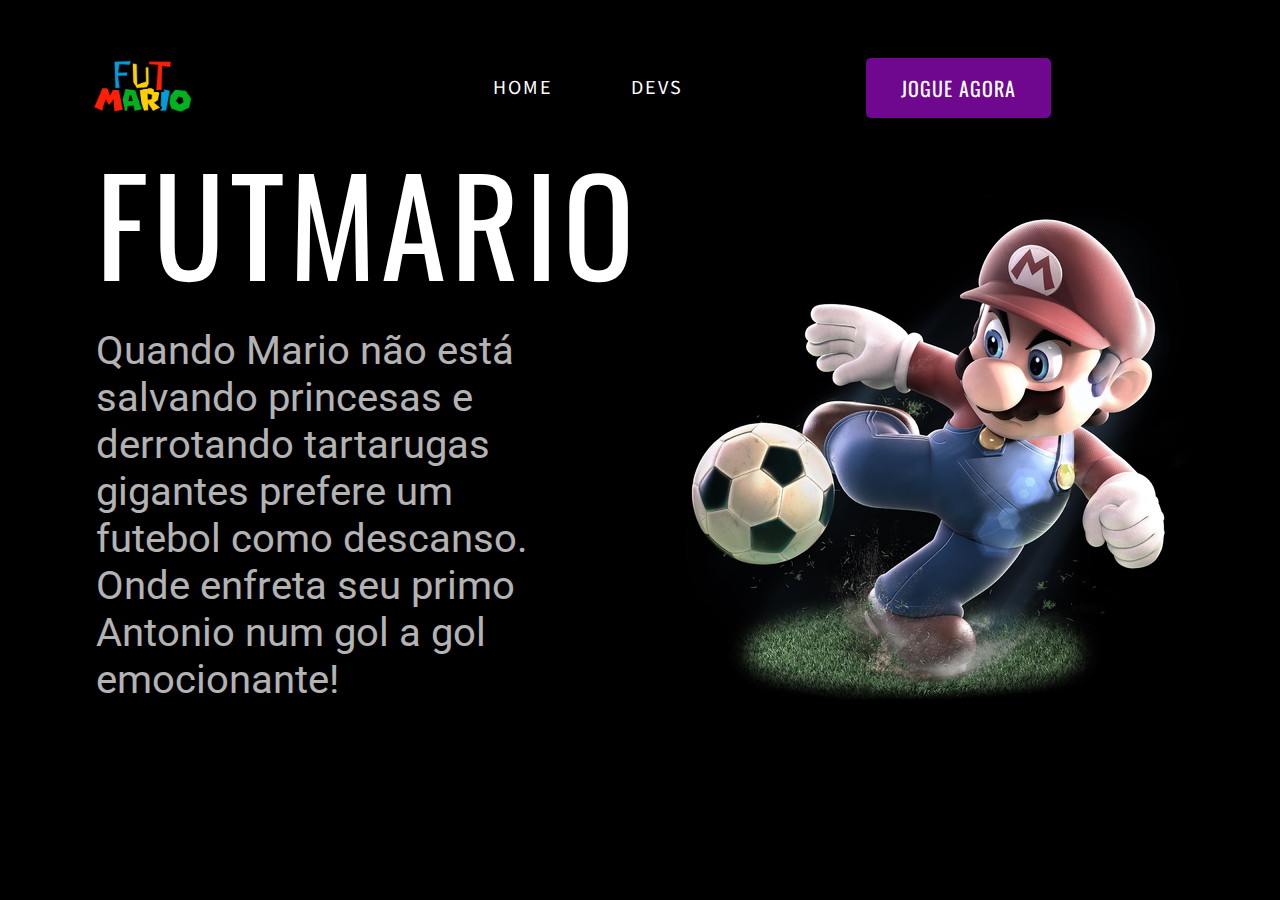
<file: index.html>
<!DOCTYPE html>
<html lang="pt-br">
<head>
    <meta charset="UTF-8">
    <title>Mario HeadSoccer - Jogo Canvas</title>
    <!-- Google Fonts -->
    <link rel="preconnect" href="https://fonts.googleapis.com">
    <link rel="preconnect" href="https://fonts.gstatic.com" crossorigin>
    <link href="https://fonts.googleapis.com/css2?family=Oswald&family=Roboto:ital@1&family=Source+Sans+Pro&display=swap" rel="stylesheet">

    <link rel="stylesheet" href="style.css" type="text/css">
</head>
<body>
    <body id = "bdstart">
    <header>
        <div class="wrapper">
            <div class="header-column">
                <div class="header-logotipo">
                    <img src="img/logo.png" alt="logotipo">
                </div>
            </div>
            <div class="header-column">
                <nav class="menu">
                    <ul class="menu-list">
                        <li><a href="index.html">Home</a></li>
                        <li><a href="dev.html">DEVS</a></li>
                    </ul>
                </nav>
            </div>
            <div class="header-column">
                <a href="Jogo_embarcado.html" class="header-button">Jogue agora</a>
            </div>       
        </div>
    </header>
    <section class="intro">
        <div class="wrapper">
            <div class="intro-content">
                <h1 class="title-start">FUTMARIO</h1>
                <p class="paragraph-start">
                    Quando Mario não está salvando princesas e derrotando tartarugas gigantes prefere um futebol como descanso. Onde enfreta seu primo Antonio num gol a gol emocionante!
                </p>
                <div class="img">
                    <img src="img/marioinical.png" alt="mario">
                </div>
            </div>
        </div>
    </body>
    </section>


</body>
</html>
</file>
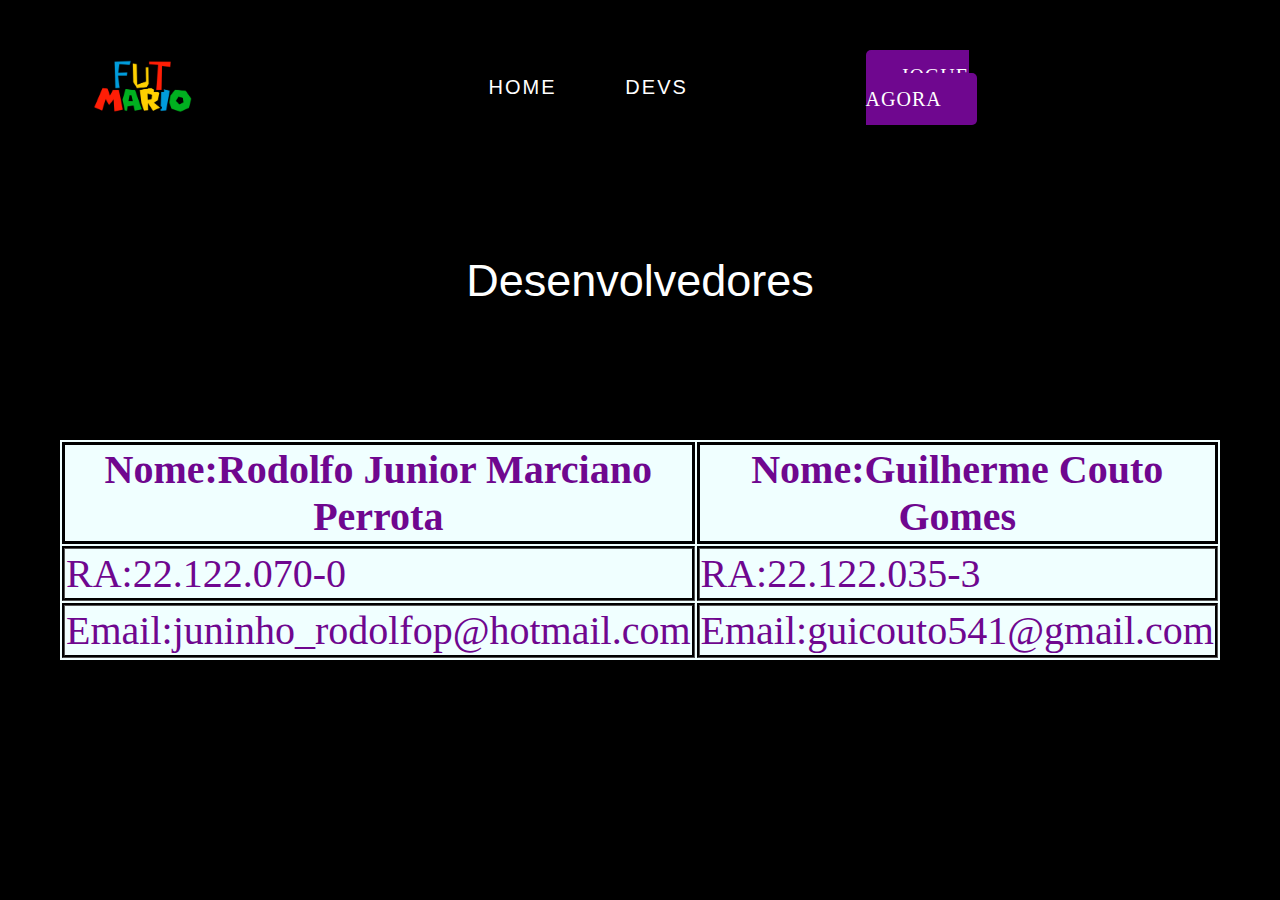
<file: dev.html>
<!DOCTYPE html>
<html lang="en">
<head>
    <meta charset="UTF-8">
    <title>Devs</title>
    <link href="style.css" rel="stylesheet">
</head>
<body id="bdstart">
</head>
<body>
    <body id = "bdstart">
    <header>
        <div class="wrapper">
            <div class="header-column">
                <div class="header-logotipo">
                    <img src="img/logo.png" alt="logotipo">
                </div>
            </div>
            <div class="header-column">
                <nav class="menu">
                    <ul class="menu-list">
                        <li><a href="index.html">Home</a></li>
                        <li><a href="dev.html">DEVS</a></li>
                    </ul>
                </nav>
            </div>
            <div class="header-column">
                <a href="Jogo_embarcado.html" class="header-button">Jogue agora</a>
            </div>       
        </div>
    </header>

    <section class="DEVS">
        <h1>Desenvolvedores</h1>
            <table id="tabela">
                <tr>
                    <th>Nome:Rodolfo Junior Marciano Perrota</th>
                    <th>Nome:Guilherme Couto Gomes</th>
                </tr>
                <tr>
                    <td>RA:22.122.070-0</td>
                    <td>RA:22.122.035-3</td>
            
                <tr>
                <td>Email:juninho_rodolfop@hotmail.com</td>
                <td>Email:guicouto541@gmail.com</td></tr>
            
                </tr>
            </table>
        </div>
    </body>
    </section>



</body>
</html>
</file>
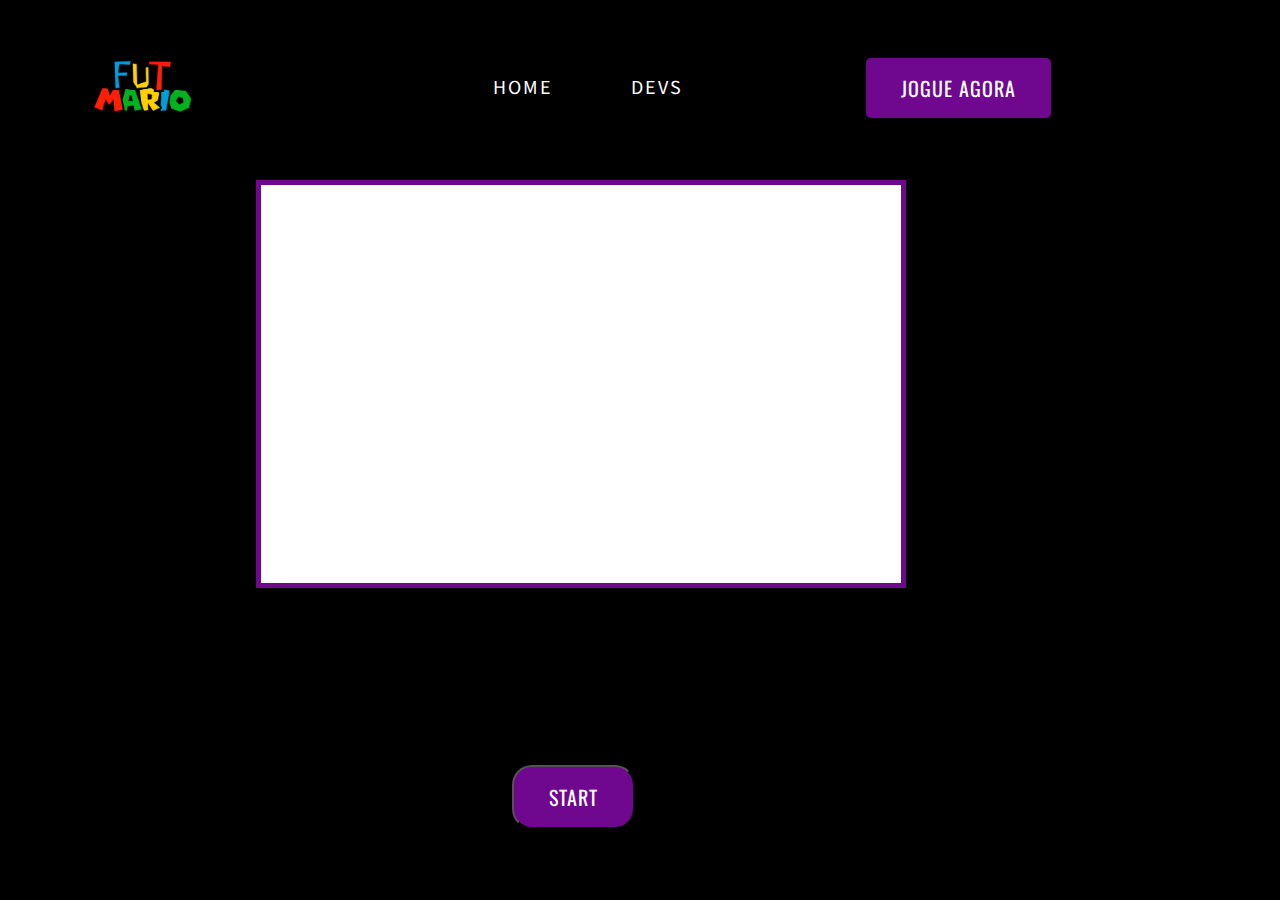
<file: Jogo_embarcado.html>
<!DOCTYPE html>
<html lang="en">
<head>
    <meta charset="UTF-8">
    <title>Jogo Canvas</title>
    <!-- Google Fonts -->
    <link rel="preconnect" href="https://fonts.googleapis.com">
    <link rel="preconnect" href="https://fonts.gstatic.com" crossorigin>
    <link href="https://fonts.googleapis.com/css2?family=Oswald&family=Roboto:ital@1&family=Source+Sans+Pro&display=swap" rel="stylesheet">



    <link rel="stylesheet" href="style.css" type="text/css">
</head>
<body>
    <body id ="bdstart">
    <header>
        <div class="wrapper">
            <div class="header-column">
                <div class="header-logotipo">
                    <img src="img/logo.png" alt="logotipo">
                </div>
            </div>
            <div class="header-column">
                <nav class="menu">
                    <ul class="menu-list">
                        <li><a href="index.html">Home</a></li>
                        <li><a href="dev.html">DEVS</a></li>
                    </ul>
                </nav>
            </div>
            <div class="header-column">
                <a href="Jogo_embarcado.html" class="header-button">Jogue agora</a>
            </div>       
        </div>
    </header>
    <section>
        <canvas id="myCanvas" width="740" height="460"></canvas>
        <button id="btnjava" type="button">Start</button>
        <script src="Canvas_jogo.js"></script>
    </section>

</body>
</html>
</file>
<file: style.css>
#bdstart {
    background-color:black;
    color:white;
    margin: 0;
    padding: 0;
    overflow: hidden;
}


canvas{
  
    background-color: white;
    border:  5px solid rgb(111, 7, 143);
    position: absolute;
    top: 20%;
    width: 50%;
    margin-left: 20%;
}

#btnjava{
    background: rgb(111, 7, 143);
    font: 20px "Oswald";
    font-weight: bold, 500px;
    letter-spacing: 1px;
    cursor: pointer;
    border-radius: 20px;
    padding: 15px 35px;
    text-transform: uppercase;
    color:white;
    top: 85%;
    margin-left: 40%;
    position: absolute;
}


#btnjava:hover{
    background:aqua;
    box-shadow:0 0 20px aqua;
    color:#000;
}




.wrapper {
    width: 85%;
    margin: 0 auto;
}

/* HEADER */
header {
    padding: 40px 0;
    position: absolute;
    width: 100%;
}

a{
    text-decoration: none;
}

.header-column{
    display: inline-block;
    width: 50%;
    vertical-align: middle;
}
.header-column:first-child,.header-column:last-child{
    width:20%

}

.header-logotipo{
    width: 95px;
    height: 95px;
    position: relative;
}

.header-logotipo img {
    width: 120px;
    position: absolute;
    top: 50%;
    left: 50%;
    transform: translate(-50%, -50%);

}

.header-button{
    background: rgb(111, 7, 143);
    font: 20px "Oswald";
    font-weight: bold, 500px;
    letter-spacing: 1px;
    cursor: pointer;
    border-radius: 5px;
    padding: 15px 35px;
    text-transform: uppercase;
    color:white
    
}

.header-button:hover{
    background:aqua;
    box-shadow:0 0 20px aqua;
    color:#000;
}

/* MENUS */

nav {
    text-align: center;
}

.menu-list{
    padding: 0;
    margin: 0;
    list-style: none;

}

.menu-list li{
    display:inline-block;
    width: 130px;

}

.menu-list li a {
    font: 20px 'Source Sans Pro', sans-serif;
    font-weight: 400px;
    color: white;
    text-transform: uppercase;
    letter-spacing: 2px;
    position: relative;
}

.menu-list li a:after{
    content: " ";
    width:0;
    height: 5px;
    border-radius: 2px;
    background:rgb(111, 7, 143);
    bottom: -20px;
    position: absolute;
    left: 50%;
    transform: translateX(-50%);

}

.menu-list li a:hover {
    color:rgb(111, 7, 143);
}

.menu-list li a:hover::after{
    width: 60px;
}


/* START INTO */

.intro-content{
    position: absolute;
    top: 50%;
    transform:translateY(-50%);
    width:35%;
}

.title-start{
    font: 132px/130px "Oswald";
    font-weight: 400px;
    letter-spacing: 5px;
    text-transform: uppercase;
    margin: 0;
    position:relative;

}
.title-start span{
    display: block;
    font-weight: 200;

}

.paragraph-start{
    font: 40px "Roboto";
    opacity: 0.7;
    margin: 40px 0;
}
.btn-start{
    border:1px solid rgb(111, 7, 143);
    font:14px ,"Oswald";
    font-weight: bold, 500px;
    letter-spacing:1px;
    color:rgb(111, 7, 143);
    padding:10px 30px;
    border-radius:5px;
    text-transform:uppercase;
}
.btn-start:hover{
    background:rgb(111, 7, 143);
    color:white;
    box-shadow:0 0 20px rgb(111, 7, 143);

}

.img {
    position: absolute;
    top: 50%;
    left: 120%;
    transform:translateY(-50%);
    width:35%;
}

table{
    margin-right: auto;
    margin-left: auto;
    font-size: 30pt;
    margin-top: 130px;
    height: 50%;
    width: 80%;
    background-color: azure;
    border: black solid;
    color: rgb(111, 7, 143);
}
th{
    border: black solid;
}
td{border: black groove}

#desen{
    text-align: center;
    margin-top: 100px;
}

.DEVS{
    position: absolute;
    top: 25%;
    width:100%; 
}

.DEVS h1{
    text-align: center;
    font: 45px 'Source Sans Pro', sans-serif;
    font-weight: 400px;

}
</file>
